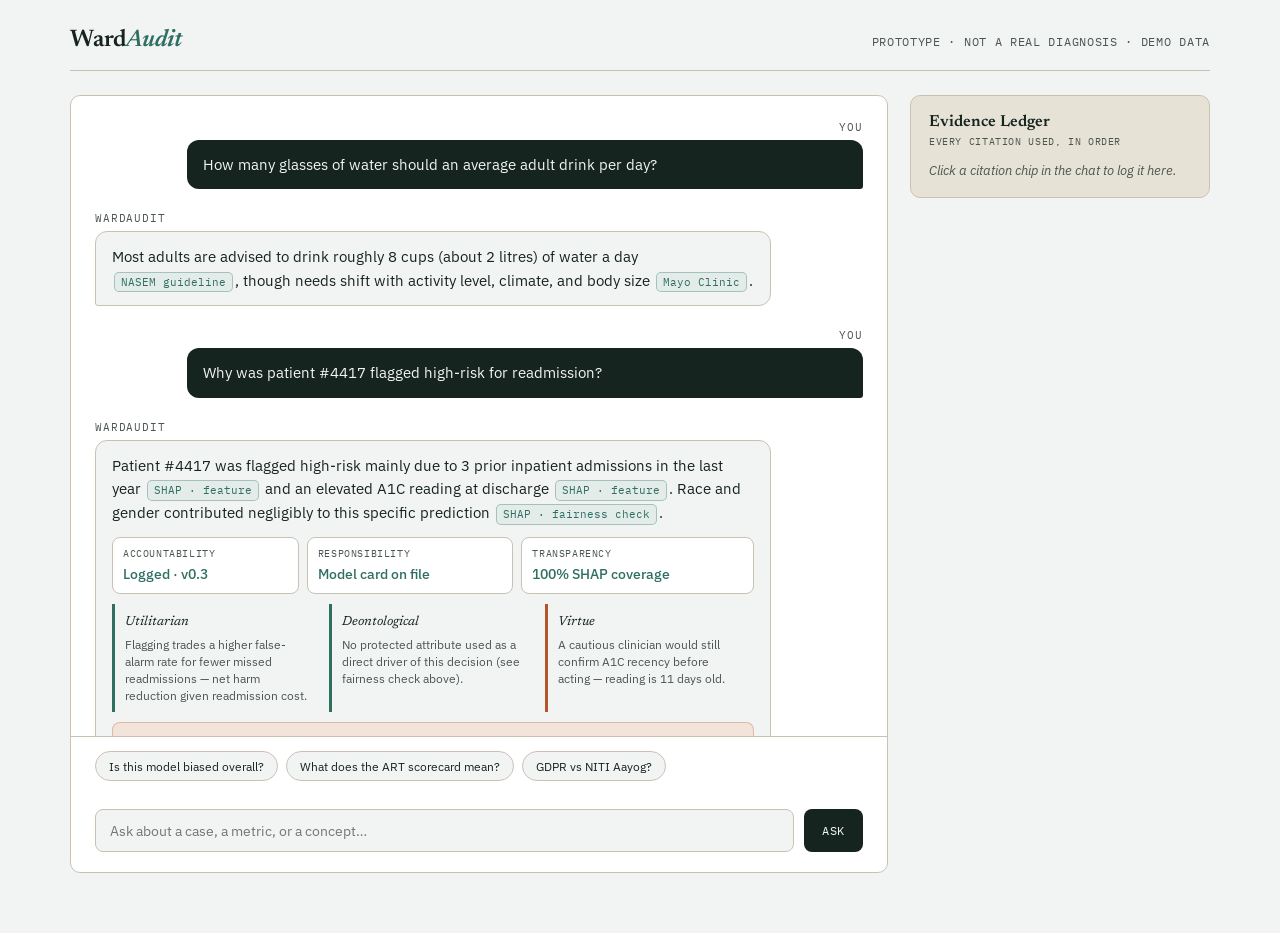
<file: chat/templates/chat/prototype.html>
<!DOCTYPE html>
<html lang="en">
<head>
<meta charset="UTF-8">
<meta name="viewport" content="width=device-width, initial-scale=1.0">
<title>Clinical AI Audit — Prototype</title>
<link rel="preconnect" href="https://fonts.googleapis.com">
<link href="https://fonts.googleapis.com/css2?family=Newsreader:ital,wght@0,400;0,500;0,600;1,400&family=IBM+Plex+Sans:wght@400;500;600&family=IBM+Plex+Mono:wght@400;500&display=swap" rel="stylesheet">
<style>
  :root{
    --paper:#F2F4F3;
    --ledger:#E7E2D6;
    --ink:#16241F;
    --ink-soft:#4B564F;
    --hairline:#C9C2B4;
    --verified:#2F6F62;
    --verified-soft:#E3ECE9;
    --flag:#B5542B;
    --flag-soft:#F3E4DB;
    --white:#FFFFFF;
    --radius:10px;
  }

  *{box-sizing:border-box;}
  html,body{margin:0;padding:0;}
  body{
    background:var(--paper);
    color:var(--ink);
    font-family:'IBM Plex Sans', sans-serif;
    min-height:100vh;
  }

  a{color:inherit;}

  .app{
    max-width:1180px;
    margin:0 auto;
    padding:28px 20px 60px;
  }

  header.top{
    display:flex;
    align-items:baseline;
    justify-content:space-between;
    border-bottom:1px solid var(--hairline);
    padding-bottom:18px;
    margin-bottom:24px;
    flex-wrap:wrap;
    gap:8px;
  }

  header.top .brand{
    font-family:'Newsreader', serif;
    font-size:1.5rem;
    font-weight:600;
    letter-spacing:-0.01em;
  }
  header.top .brand em{
    font-style:italic;
    color:var(--verified);
  }

  header.top .meta{
    font-family:'IBM Plex Mono', monospace;
    font-size:0.72rem;
    color:var(--ink-soft);
    text-transform:uppercase;
    letter-spacing:0.06em;
  }

  .layout{
    display:grid;
    grid-template-columns: 1fr 300px;
    gap:22px;
    align-items:start;
  }

  @media (max-width: 860px){
    .layout{grid-template-columns: 1fr;}
    .ledger{order:2;}
  }

  /* ---------- Chat column ---------- */

  .chat-panel{
    background:var(--white);
    border:1px solid var(--hairline);
    border-radius:var(--radius);
    overflow:hidden;
  }

  .chat-scroll{
    padding:24px 24px 8px;
    max-height:640px;
    overflow-y:auto;
  }

  .msg{
    margin-bottom:22px;
    max-width:88%;
  }
  .msg.user{
    margin-left:auto;
  }

  .msg .bubble{
    padding:13px 16px;
    border-radius:12px;
    line-height:1.55;
    font-size:0.94rem;
  }
  .msg.user .bubble{
    background:var(--ink);
    color:var(--paper);
    border-bottom-right-radius:3px;
  }
  .msg.bot .bubble{
    background:var(--paper);
    border:1px solid var(--hairline);
    border-bottom-left-radius:3px;
  }

  .msg .label{
    font-family:'IBM Plex Mono', monospace;
    font-size:0.66rem;
    text-transform:uppercase;
    letter-spacing:0.08em;
    color:var(--ink-soft);
    margin-bottom:6px;
  }
  .msg.user .label{text-align:right;}

  .cite{
    display:inline-flex;
    align-items:center;
    gap:4px;
    background:var(--verified-soft);
    color:var(--verified);
    border:1px solid rgba(47,111,98,0.35);
    border-radius:5px;
    font-family:'IBM Plex Mono', monospace;
    font-size:0.68rem;
    padding:1px 6px;
    margin:0 2px;
    cursor:pointer;
    white-space:nowrap;
    transition:background .12s ease;
  }
  .cite:hover, .cite.active{
    background:var(--verified);
    color:var(--white);
  }

  .cite-detail{
    display:none;
    margin-top:10px;
    padding:10px 12px;
    background:var(--white);
    border:1px dashed var(--hairline);
    border-radius:8px;
    font-family:'IBM Plex Mono', monospace;
    font-size:0.72rem;
    color:var(--ink-soft);
  }
  .cite-detail.open{display:block;}
  .cite-detail .k{color:var(--ink); font-weight:500;}

  /* ART scorecard */
  .art-row{
    display:flex;
    gap:8px;
    margin:12px 0 4px;
    flex-wrap:wrap;
  }
  .art-chip{
    flex:1 1 auto;
    min-width:120px;
    background:var(--white);
    border:1px solid var(--hairline);
    border-radius:8px;
    padding:8px 10px;
  }
  .art-chip .t{
    font-family:'IBM Plex Mono', monospace;
    font-size:0.62rem;
    text-transform:uppercase;
    letter-spacing:0.06em;
    color:var(--ink-soft);
    display:flex;
    justify-content:space-between;
  }
  .art-chip .v{
    font-size:0.86rem;
    margin-top:3px;
    font-weight:500;
  }
  .art-chip .v.ok{color:var(--verified);}
  .art-chip .v.warn{color:var(--flag);}

  .lens-row{
    display:grid;
    grid-template-columns:repeat(3,1fr);
    gap:8px;
    margin-top:10px;
  }
  @media (max-width:560px){ .lens-row{grid-template-columns:1fr;} }
  .lens{
    background:var(--paper);
    border-left:3px solid var(--verified);
    border-radius:0 6px 6px 0;
    padding:8px 10px;
  }
  .lens.flagged{border-left-color:var(--flag);}
  .lens .t{
    font-family:'Newsreader', serif;
    font-style:italic;
    font-size:0.82rem;
    margin-bottom:3px;
  }
  .lens .d{font-size:0.76rem; color:var(--ink-soft); line-height:1.4;}

  .flag-note{
    display:flex;
    gap:8px;
    align-items:flex-start;
    background:var(--flag-soft);
    border:1px solid rgba(181,84,43,0.3);
    color:var(--flag);
    border-radius:8px;
    padding:9px 11px;
    font-size:0.78rem;
    margin-top:10px;
  }

  /* Suggested prompts + input */
  .suggestions{
    display:flex;
    gap:8px;
    flex-wrap:wrap;
    padding:14px 24px;
    border-top:1px solid var(--hairline);
  }
  .sugg{
    font-family:'IBM Plex Sans', sans-serif;
    font-size:0.78rem;
    background:var(--paper);
    border:1px solid var(--hairline);
    border-radius:20px;
    padding:6px 13px;
    cursor:pointer;
    color:var(--ink);
  }
  .sugg:hover{border-color:var(--verified); color:var(--verified);}

  .input-row{
    display:flex;
    gap:10px;
    padding:14px 24px 20px;
  }
  .input-row input{
    flex:1;
    border:1px solid var(--hairline);
    border-radius:8px;
    padding:11px 14px;
    font-family:'IBM Plex Sans', sans-serif;
    font-size:0.9rem;
    background:var(--paper);
    color:var(--ink);
  }
  .input-row input:focus{outline:2px solid var(--verified); outline-offset:1px;}
  .input-row button{
    font-family:'IBM Plex Mono', monospace;
    font-size:0.75rem;
    text-transform:uppercase;
    letter-spacing:0.05em;
    background:var(--ink);
    color:var(--paper);
    border:none;
    border-radius:8px;
    padding:0 18px;
    cursor:pointer;
  }
  .input-row button:hover{background:var(--verified);}

  /* ---------- Ledger column ---------- */
  .ledger{
    background:var(--ledger);
    border:1px solid var(--hairline);
    border-radius:var(--radius);
    padding:18px;
    position:sticky;
    top:20px;
  }
  .ledger h2{
    font-family:'Newsreader', serif;
    font-weight:600;
    font-size:1rem;
    margin:0 0 4px;
  }
  .ledger .sub{
    font-family:'IBM Plex Mono', monospace;
    font-size:0.65rem;
    color:var(--ink-soft);
    text-transform:uppercase;
    letter-spacing:0.06em;
    margin-bottom:14px;
  }
  .ledger-empty{
    font-size:0.8rem;
    color:var(--ink-soft);
    font-style:italic;
  }
  .entry{
    border-top:1px solid var(--hairline);
    padding:10px 0;
    font-size:0.78rem;
  }
  .entry:first-of-type{border-top:none;}
  .entry .tag{
    font-family:'IBM Plex Mono', monospace;
    font-size:0.66rem;
    color:var(--verified);
    display:block;
    margin-bottom:2px;
  }
  .entry .src{color:var(--ink-soft);}

  ::-webkit-scrollbar{width:8px;}
  ::-webkit-scrollbar-thumb{background:var(--hairline); border-radius:4px;}

  @media (prefers-reduced-motion: reduce){
    *{transition:none !important;}
  }
</style>
</head>
<body>

<div class="app">
  <header class="top">
    <div class="brand">Ward<em>Audit</em></div>
    <div class="meta">prototype · not a real diagnosis · demo data</div>
  </header>

  <div class="layout">

    <!-- CHAT -->
    <div class="chat-panel">
      <div class="chat-scroll" id="chatScroll">

        <div class="msg user">
          <div class="label">You</div>
          <div class="bubble">How many glasses of water should an average adult drink per day?</div>
        </div>

        <div class="msg bot">
          <div class="label">WardAudit</div>
          <div class="bubble">
            Most adults are advised to drink roughly 8 cups (about 2 litres) of water a day
            <span class="cite" data-target="c1">NASEM guideline</span>,
            though needs shift with activity level, climate, and body size
            <span class="cite" data-target="c2">Mayo Clinic</span>.
            <div class="cite-detail" id="c1">
              <span class="k">Source:</span> National Academies of Sciences, Engineering, and Medicine — Dietary Reference Intakes for Water<br>
              <span class="k">Retrieved:</span> curated reference corpus, not live web<br>
              <span class="k">Confidence:</span> high — direct guideline text
            </div>
            <div class="cite-detail" id="c2">
              <span class="k">Source:</span> Mayo Clinic — Water: How much should you drink every day?<br>
              <span class="k">Retrieved:</span> curated reference corpus<br>
              <span class="k">Confidence:</span> high — direct guideline text
            </div>
          </div>
        </div>

        <div class="msg user">
          <div class="label">You</div>
          <div class="bubble">Why was patient #4417 flagged high-risk for readmission?</div>
        </div>

        <div class="msg bot">
          <div class="label">WardAudit</div>
          <div class="bubble">
            Patient #4417 was flagged high-risk mainly due to 3 prior inpatient admissions in the last year
            <span class="cite" data-target="c3">SHAP · feature</span> and an elevated A1C reading at discharge
            <span class="cite" data-target="c4">SHAP · feature</span>. Race and gender contributed
            negligibly to this specific prediction
            <span class="cite" data-target="c5">SHAP · fairness check</span>.
            <div class="cite-detail" id="c3">
              <span class="k">Feature:</span> num_prior_inpatient_visits = 3<br>
              <span class="k">SHAP value:</span> +0.31 (pushes toward high-risk)<br>
              <span class="k">Model:</span> XGBoost readmission-v0.3
            </div>
            <div class="cite-detail" id="c4">
              <span class="k">Feature:</span> A1C_result = &gt;8<br>
              <span class="k">SHAP value:</span> +0.22<br>
              <span class="k">Model:</span> XGBoost readmission-v0.3
            </div>
            <div class="cite-detail" id="c5">
              <span class="k">Features:</span> race, gender<br>
              <span class="k">Combined |SHAP|:</span> 0.01 (below 0.05 flag threshold)<br>
              <span class="k">Audit rule:</span> protected-attribute contribution check
            </div>

            <div class="art-row">
              <div class="art-chip"><div class="t">Accountability</div><div class="v ok">Logged · v0.3</div></div>
              <div class="art-chip"><div class="t">Responsibility</div><div class="v ok">Model card on file</div></div>
              <div class="art-chip"><div class="t">Transparency</div><div class="v ok">100% SHAP coverage</div></div>
            </div>

            <div class="lens-row">
              <div class="lens">
                <div class="t">Utilitarian</div>
                <div class="d">Flagging trades a higher false-alarm rate for fewer missed readmissions — net harm reduction given readmission cost.</div>
              </div>
              <div class="lens">
                <div class="t">Deontological</div>
                <div class="d">No protected attribute used as a direct driver of this decision (see fairness check above).</div>
              </div>
              <div class="lens flagged">
                <div class="t">Virtue</div>
                <div class="d">A cautious clinician would still confirm A1C recency before acting — reading is 11 days old.</div>
              </div>
            </div>

            <div class="flag-note">⚠ Group-level audit: overall demographic-parity gap for this model is 0.07 across age bands — above the 0.05 threshold. This single prediction is clean, but the model warrants a wider review.</div>
          </div>
        </div>

      </div>

      <div class="suggestions">
        <div class="sugg" data-msg="Is this model biased against any group overall?">Is this model biased overall?</div>
        <div class="sugg" data-msg="What does the ART scorecard mean?">What does the ART scorecard mean?</div>
        <div class="sugg" data-msg="Explain the difference between GDPR and NITI Aayog on this.">GDPR vs NITI Aayog?</div>
      </div>

      <div class="input-row">
        <input type="text" id="msgInput" placeholder="Ask about a case, a metric, or a concept…">
        <button id="sendBtn">Ask</button>
      </div>
    </div>

    <!-- LEDGER -->
    <div class="ledger">
      <h2>Evidence Ledger</h2>
      <div class="sub">every citation used, in order</div>
      <div id="ledgerList">
        <div class="ledger-empty">Click a citation chip in the chat to log it here.</div>
      </div>
    </div>

  </div>
</div>

<script>
  const ledgerList = document.getElementById('ledgerList');
  const chatScroll = document.getElementById('chatScroll');
  let ledgerHasEntries = false;
  const loggedOnce = new Set();

  function logToLedger(chipEl, detailEl){
    const id = chipEl.dataset.target;
    if(loggedOnce.has(id)) return;
    loggedOnce.add(id);
    if(!ledgerHasEntries){
      ledgerList.innerHTML = '';
      ledgerHasEntries = true;
    }
    const firstLine = detailEl.querySelector('.k') ? detailEl.textContent.trim().split('\n')[0] : '';
    const entry = document.createElement('div');
    entry.className = 'entry';
    entry.innerHTML = '<span class="tag">' + chipEl.textContent.trim() + '</span><span class="src">' + firstLine.slice(0, 90) + '</span>';
    ledgerList.appendChild(entry);
  }

  document.querySelectorAll('.cite').forEach(chip => {
    chip.addEventListener('click', () => {
      const detail = document.getElementById(chip.dataset.target);
      const isOpen = detail.classList.toggle('open');
      chip.classList.toggle('active', isOpen);
      if(isOpen) logToLedger(chip, detail);
    });
  });

  function addUserMessage(text){
    const div = document.createElement('div');
    div.className = 'msg user';
    div.innerHTML = '<div class="label">You</div><div class="bubble"></div>';
    div.querySelector('.bubble').textContent = text;
    chatScroll.appendChild(div);
    chatScroll.scrollTop = chatScroll.scrollHeight;
  }

  function addBotPlaceholder(){
    const div = document.createElement('div');
    div.className = 'msg bot';
    div.innerHTML = '<div class="label">WardAudit</div><div class="bubble">Retrieving evidence…</div>';
    chatScroll.appendChild(div);
    chatScroll.scrollTop = chatScroll.scrollHeight;
    return div;
  }

  const canned = {
    "is this model biased against any group overall?": "Across the full validation set, the demographic-parity gap is 0.07 between the oldest and youngest age bands (above the 0.05 threshold), while gender and race gaps stay under 0.03. Recommend a targeted review of age-band calibration before deployment.",
    "what does the art scorecard mean?": "Accountability = every prediction is logged with model version and timestamp. Responsibility = a model card discloses known dataset limitations. Transparency = the share of predictions with an attached SHAP explanation, currently 100%.",
    "explain the difference between gdpr and niti aayog on this.": "GDPR gives patients an enforceable right to an explanation and data erasure, with binding penalties. NITI Aayog's principles cover similar ground — fairness, transparency, accountability — but as guidance rather than a binding regulation, so enforcement mechanisms differ."
  };

  function respondTo(text){
    addUserMessage(text);
    const placeholder = addBotPlaceholder();
    setTimeout(() => {
      const key = text.trim().toLowerCase();
      placeholder.querySelector('.bubble').textContent = canned[key] || "This is a static prototype — that response isn't scripted yet, but this is where the real pipeline would answer with cited evidence.";
      chatScroll.scrollTop = chatScroll.scrollHeight;
    }, 500);
  }

  document.querySelectorAll('.sugg').forEach(s => {
    s.addEventListener('click', () => respondTo(s.dataset.msg));
  });

  document.getElementById('sendBtn').addEventListener('click', () => {
    const input = document.getElementById('msgInput');
    if(input.value.trim() === '') return;
    respondTo(input.value.trim());
    input.value = '';
  });
  document.getElementById('msgInput').addEventListener('keydown', e => {
    if(e.key === 'Enter') document.getElementById('sendBtn').click();
  });
</script>

</body>
</html>
</file>
